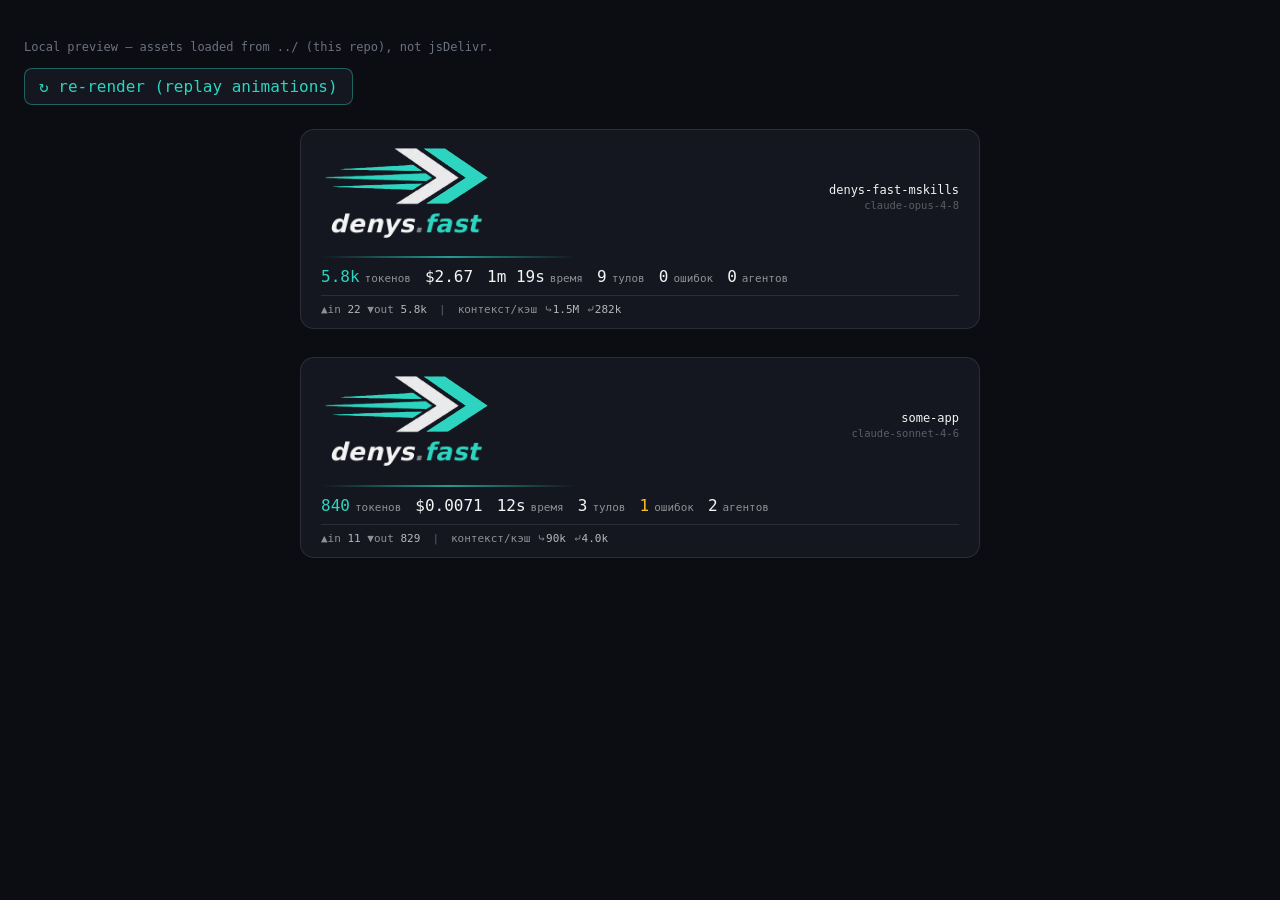
<file: docs/widget/index.html>
<!doctype html>
<html lang="en">
<head>
<meta charset="utf-8">
<meta name="viewport" content="width=device-width, initial-scale=1">
<title>m_widget — preview</title>
<style>
  body{background:#0b0d12;margin:0;padding:40px 24px;font-family:ui-monospace,monospace}
  .hint{color:#6b7280;font-size:12px;margin-bottom:14px}
  button{background:#14171F;color:#2DD4BF;border:0.5px solid rgba(45,212,191,.4);border-radius:8px;padding:8px 14px;font:inherit;cursor:pointer;margin-bottom:24px}
  /* simulate the real show_widget container (~680px, display:block, width:100%) */
  .host{width:680px;margin:0 auto 28px;display:block}
</style>
</head>
<body>
  <div class="hint">Local preview — assets loaded from ../ (this repo), not jsDelivr.</div>
  <button onclick="redraw()">↻ re-render (replay animations)</button>
  <div class="host"><div id="mw"></div></div>
  <div class="host"><div id="mw2"></div></div>

  <script>window.MW_BASE = "../";</script>
  <script src="m_widget.js"></script>
  <script>
    var SAMPLE = {
      project: "denys-fast-mskills", model: "claude-opus-4-8",
      duration_human: "1m 19s", duration_seconds: 79,
      tokens: { new: 5810, input: 22, output: 5788, cache_read: 1531732, cache_write: 282206, total: 1819748 },
      cost_usd: 2.6745, tools_total: 9, tools_by_name: { Bash: 6, Write: 3 },
      tool_failures: 0, subagents_launched: 0
    };
    var SAMPLE2 = {
      project: "some-app", model: "claude-sonnet-4-6",
      duration_human: "12s",
      tokens: { new: 840, input: 11, output: 829, cache_read: 90211, cache_write: 4002, total: 95053 },
      cost_usd: 0.0071, tools_total: 3, tools_by_name: { Read: 2, Edit: 1 },
      tool_failures: 1, subagents_launched: 2
    };
    function redraw() {
      var a = document.getElementById("mw"), b = document.getElementById("mw2");
      a.innerHTML = ""; a.className = ""; a.removeAttribute("style");
      b.innerHTML = ""; b.className = ""; b.removeAttribute("style");
      renderMWidget(SAMPLE, "mw");
      renderMWidget(SAMPLE2, "mw2");
    }
    redraw();
  </script>
</body>
</html>
</file>
